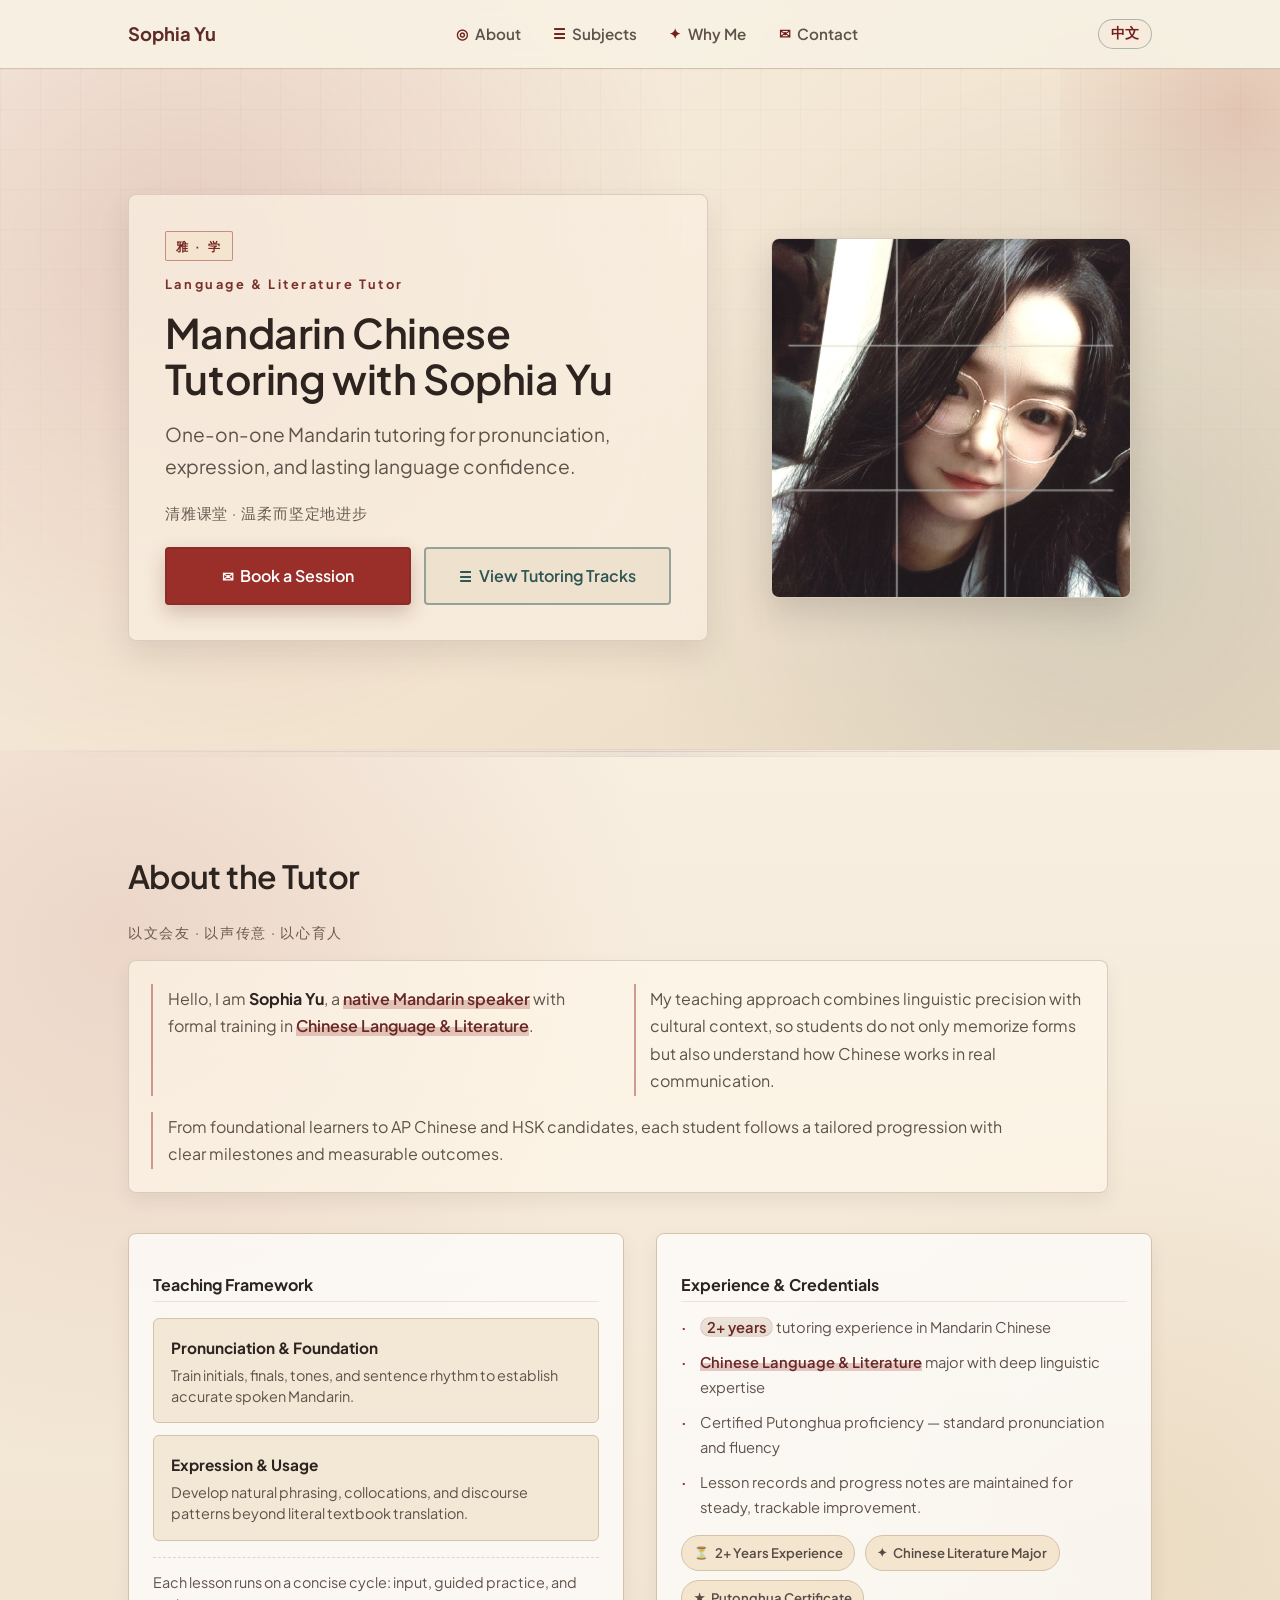
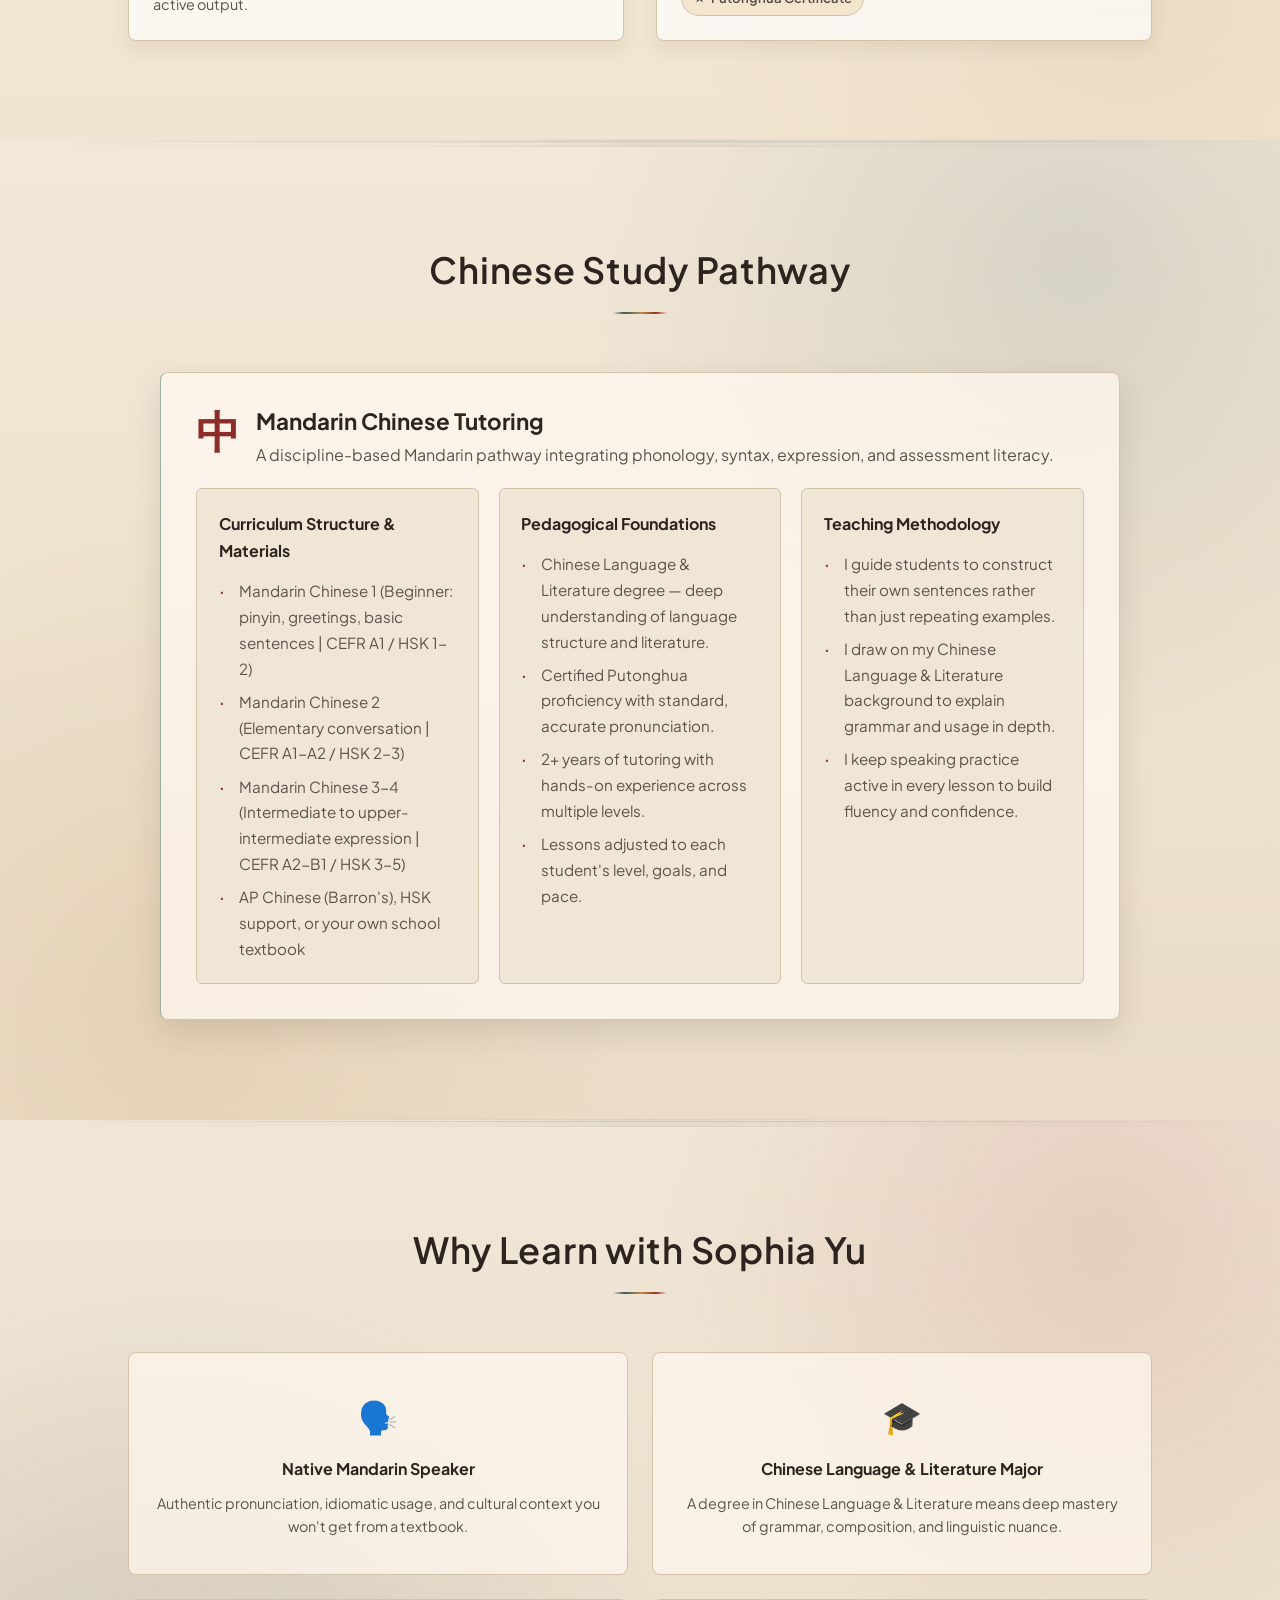
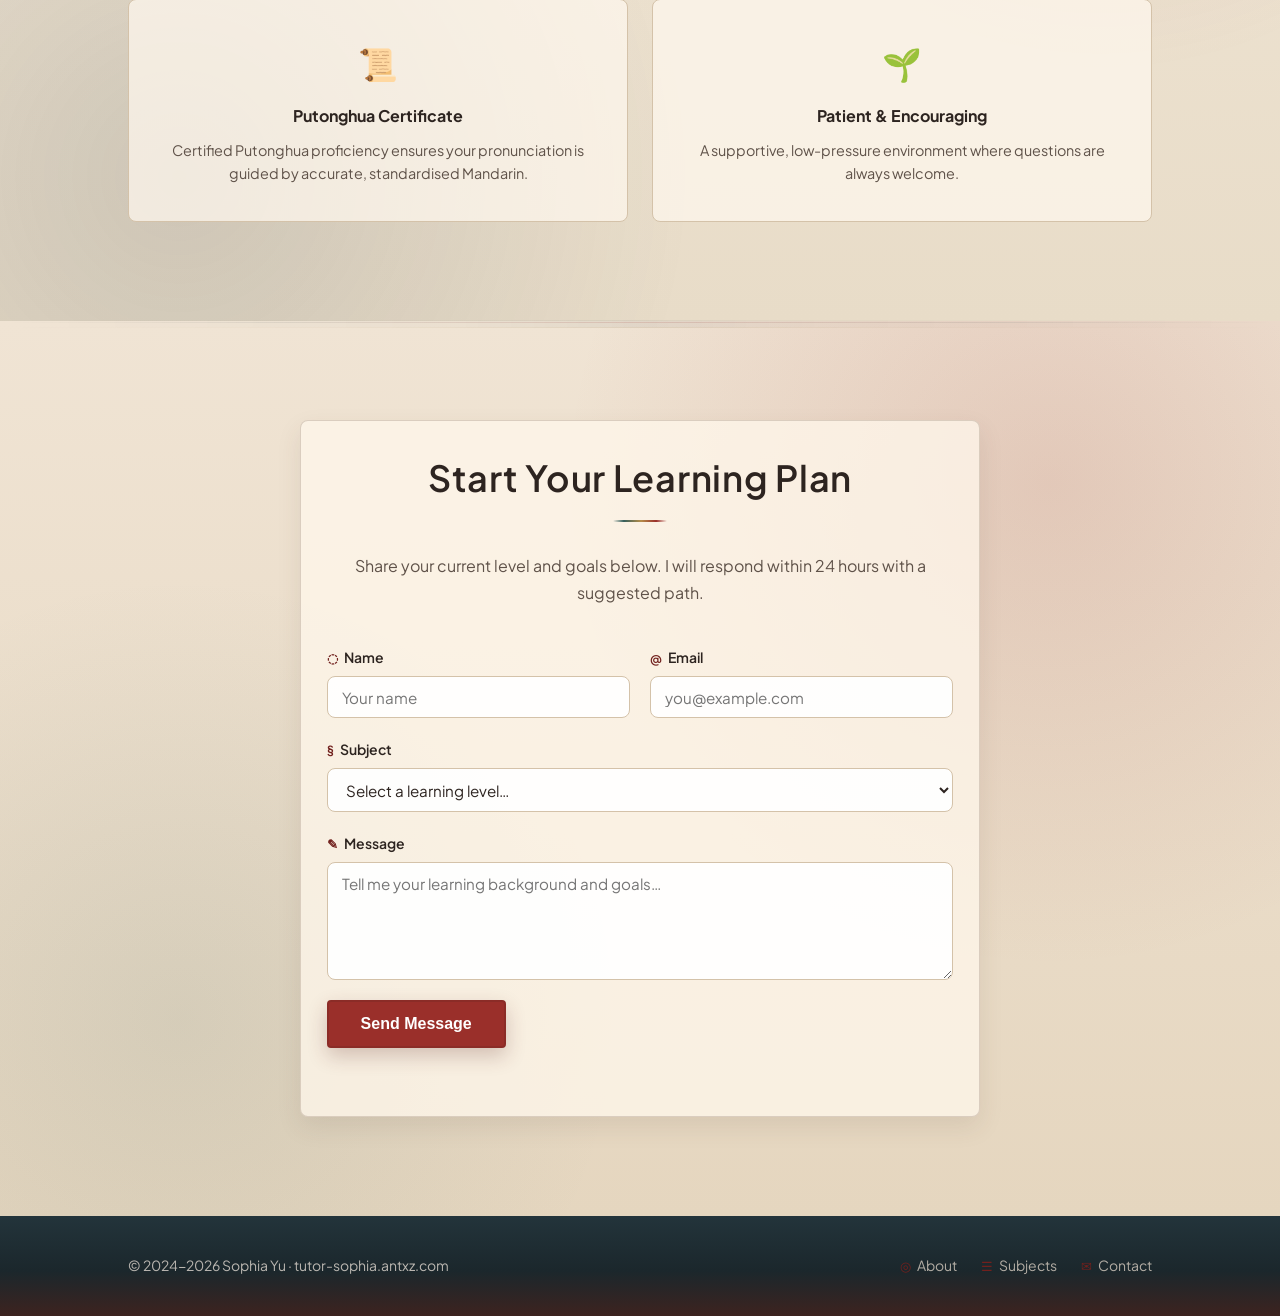
<file: index.html>
<!DOCTYPE html>
<html lang="en">
<head>
  <meta charset="UTF-8" />
  <meta name="viewport" content="width=device-width, initial-scale=1.0" />
  <title>Sophia Yu | Mandarin Chinese Tutoring</title>
  <meta name="description" content="Sophia Yu offers one-on-one Mandarin Chinese instruction with a Chinese Language &amp; Literature background, combining phonetic accuracy, expressive depth, and exam-ready structure for AP Chinese and HSK learners." />
  <link rel="icon" type="image/svg+xml" href="favicon.svg" />
  <link rel="shortcut icon" href="favicon.svg" />

  <!-- Self-hosted: Plus Jakarta Sans (no external requests) -->

  <link rel="stylesheet" href="styles.css" />
</head>
<body>

  <div data-include="partials/nav.html"></div>
  <div data-include="partials/hero.html"></div>
  <div data-include="partials/about.html"></div>
  <div data-include="partials/subjects.html"></div>
  <div data-include="partials/why.html"></div>
  <div data-include="partials/contact.html"></div>
  <div data-include="partials/footer.html"></div>

  <script type="module" src="script.js"></script>
</body>
</html>
</file>
<file: styles.css>
/* ============================================================
  styles.css  —  Sophia Tutoring Website
  Theme refresh: feminine Chinese-classical aesthetic
  ============================================================ */

/* ---------- Self-hosted Fonts ---------- */
@font-face {
  font-family: 'Plus Jakarta Sans';
  font-style: normal;
  font-weight: 400 700;
  font-display: swap;
  src: url('fonts/plus-jakarta-sans-latin-ext.woff2') format('woff2');
  unicode-range: U+0100-02BA, U+02BD-02C5, U+02C7-02CC, U+02CE-02D7, U+02DD-02FF,
                 U+0304, U+0308, U+0329, U+1D00-1DBF, U+1E00-1E9F, U+1EF2-1EFF,
                 U+2020, U+20A0-20AB, U+20AD-20C0, U+2113, U+2C60-2C7F, U+A720-A7FF;
}
@font-face {
  font-family: 'Plus Jakarta Sans';
  font-style: normal;
  font-weight: 400 700;
  font-display: swap;
  src: url('fonts/plus-jakarta-sans-latin.woff2') format('woff2');
  unicode-range: U+0000-00FF, U+0131, U+0152-0153, U+02BB-02BC, U+02C6, U+02DA,
                 U+02DC, U+0304, U+0308, U+0329, U+2000-206F, U+20AC, U+2122,
                 U+2191, U+2193, U+2212, U+2215, U+FEFF, U+FFFD;
}

/* ---------- Reset / Base ---------- */
*, *::before, *::after {
  box-sizing: border-box;
  margin: 0;
  padding: 0;
}

:root {
  --accent:       #9a2f2a;
  --accent-dark:  #71201d;
  --accent-soft:  #f3e3ca;
  --gold:         #b68d4a;
  --jade:         #355e5b;
  --ink:          #22303a;
  --bg:           #f8f0e3;
  --surface:      #f4eadb;
  --surface-alt:  #ecdfcb;
  --text:         #2d2420;
  --text-muted:   #5f5249;
  --border:       #d4c2a9;
  --radius:       10px;
  --transition:   0.25s ease;
  --shadow:       0 12px 30px rgba(58, 45, 40, 0.13);
  --font-ink:     'STKaiti', 'KaiTi', 'Kaiti SC', 'Songti SC', 'Noto Serif SC', 'SimSun', 'Times New Roman', serif;
}

html {
  scroll-behavior: smooth;
  font-size: 16px;
}

body {
  font-family: 'Plus Jakarta Sans', 'PingFang SC', 'Hiragino Sans GB', 'Microsoft YaHei', 'Noto Sans SC', sans-serif;
  background: var(--bg);
  color: var(--text);
  line-height: 1.7;
  -webkit-font-smoothing: antialiased;
  position: relative;
}

body.lang-zh .navbar-logo,
body.lang-zh .hero-eyebrow,
body.lang-zh .hero-title,
body.lang-zh .section-title,
body.lang-zh .about-intro h2,
body.lang-zh .about-card h3,
body.lang-zh .track-header h3,
body.lang-zh .why-card h3,
body.lang-zh .contact .section-title,
body.lang-zh .footer p {
  font-family: var(--font-ink);
}

body::before {
  content: '';
  position: fixed;
  inset: 0;
  pointer-events: none;
  z-index: -1;
  background:
    radial-gradient(circle at 10% 16%, rgba(154,47,42,0.13) 0%, transparent 40%),
    radial-gradient(circle at 86% 10%, rgba(53,94,91,0.12) 0%, transparent 36%),
    radial-gradient(circle at 72% 78%, rgba(182,141,74,0.12) 0%, transparent 34%),
    linear-gradient(180deg, #faf3e8 0%, #f4e8d7 44%, #ecdeca 100%);
}

/* When Chinese is active, prefer system CJK fonts (no external request needed) */
body.lang-zh {
  font-family: 'PingFang SC', 'Microsoft YaHei', 'Noto Sans SC', 'Plus Jakarta Sans', sans-serif;
}

body.menu-open {
  overflow: hidden;
}

img { max-width: 100%; display: block; }

a {
  color: inherit;
  text-decoration: none;
}

ul { list-style: none; }

/* ---------- Keyword Emphasis ---------- */
.kword {
  position: relative;
  display: inline;
  color: #692725;
  font-weight: 600;
  background-image: linear-gradient(180deg, transparent 56%, rgba(154,47,42,0.24) 56%);
  background-repeat: no-repeat;
  background-size: 100% 100%;
  animation: kwordPulse 3.4s ease-in-out infinite;
}

.kword-glow {
  background-image: linear-gradient(180deg, transparent 52%, rgba(154,47,42,0.3) 52%);
  text-shadow: 0 0 10px rgba(154,47,42,0.16);
}

.kword-pill {
  padding: 0.02em 0.38em;
  border-radius: 999px;
  background-image: linear-gradient(180deg, rgba(235,225,215,0.9) 0%, rgba(228,216,203,0.92) 100%);
  border: 1px solid rgba(127,47,56,0.16);
}


@keyframes kwordPulse {
  0%, 100% { background-size: 100% 100%; }
  50% { background-size: 100% 94%; }
}

@media (prefers-reduced-motion: reduce) {
  .kword {
    animation: none;
  }

  .hero-avatar {
    animation: none;
  }
}

/* ---------- Motion ---------- */
.reveal {
  opacity: 0;
  transform: translateY(18px);
  transition: opacity 0.55s ease, transform 0.55s ease;
}

.reveal.in-view {
  opacity: 1;
  transform: translateY(0);
}

/* ---------- Utility ---------- */
.container {
  width: 100%;
  max-width: 1080px;
  margin-inline: auto;
  padding-inline: 1.75rem;
}

.section-title {
  font-size: clamp(1.5rem, 3vw, 2.25rem);
  font-weight: 600;
  text-align: center;
  margin-bottom: 3.6rem;
  color: var(--text);
  letter-spacing: 0.02em;
}

.section-title::after {
  content: '';
  display: block;
  width: 3.4rem;
  height: 2px;
  background: linear-gradient(90deg, transparent 0%, var(--jade) 20%, var(--gold) 52%, var(--accent) 80%, transparent 100%);
  border-radius: 2px;
  margin: 0.75rem auto 0;
}

/* ---------- Buttons ---------- */
.btn {
  display: inline-block;
  padding: 0.82rem 2rem;
  border-radius: 4px;
  font-weight: 600;
  font-size: 1rem;
  cursor: pointer;
  border: 2px solid transparent;
  transition: color var(--transition), border-color var(--transition),
              transform var(--transition), box-shadow var(--transition);
}

.btn-primary {
  background-color: #9a2f2a;
  background-image: none;
  color: #fff;
  border-color: #8b2c27;
  box-shadow: 0 8px 20px rgba(90, 39, 35, 0.24);
}

.btn-primary:hover,
.btn-primary:focus-visible {
  background-color: #71201d;
  background-image: none;
  border-color: var(--accent-dark);
  transform: translateY(-2px);
  outline: none;
}

.btn-outline {
  background: rgba(236,223,203,0.72);
  color: var(--jade);
  border-color: rgba(53,94,91,0.42);
}

.btn-outline:hover,
.btn-outline:focus-visible {
  border-color: var(--accent);
  color: var(--accent-dark);
  background: rgba(243,227,202,0.7);
  transform: translateY(-2px);
  outline: none;
}

/* ---------- Icon Accents ---------- */
.hero-actions .btn,
.footer-nav a,
.contact .form-group label,
.about-badge,
.navbar-links a,
.nav-dropdown-toggle {
  display: inline-flex;
  align-items: center;
  gap: 0.38rem;
}

.hero-actions .btn {
  justify-content: center;
}

.hero-actions .btn::before,
.footer-nav a::before,
.contact .form-group label::before,
.about-badge::before,
.navbar-links a::before,
.nav-dropdown-toggle::before {
  font-size: 0.9em;
  line-height: 1;
}

.navbar-links a[href="#about"]::before,
.footer-nav a[href="#about"]::before {
  content: '◎';
  color: var(--accent-dark);
}

.navbar-links a[href="#why"]::before {
  content: '✦';
  color: var(--accent-dark);
}

.navbar-links a[href="#subjects"]::before {
  content: '☰';
  color: var(--accent-dark);
}

.navbar-links a[href="#contact"]::before,
.footer-nav a[href="#contact"]::before {
  content: '✉';
  color: var(--accent-dark);
}

.footer-nav a[href="#subjects"]::before {
  content: '☰';
  color: var(--accent-dark);
}

.nav-dropdown-menu a[href="#subjects-chinese-title"]::before {
  content: '中';
  color: var(--accent-dark);
}

.nav-dropdown-menu a[href="#subjects-math-title"]::before {
  content: 'π';
  color: var(--accent-dark);
}

.nav-dropdown-toggle::before {
  content: '☰';
  color: var(--accent-dark);
}

.hero-actions .btn-primary::before {
  content: '✉';
}

.hero-actions .hero-tracks-btn::before {
  content: '☰';
}

.contact label[for="name"]::before {
  content: '◌';
  color: var(--accent-dark);
}

.contact label[for="email"]::before {
  content: '@';
  color: var(--accent-dark);
}

.contact label[for="subject"]::before {
  content: '§';
  color: var(--accent-dark);
}

.contact label[for="message"]::before {
  content: '✎';
  color: var(--accent-dark);
}

.about-badge:nth-child(1)::before {
  content: '⏳';
}

.about-badge:nth-child(2)::before {
  content: '✦';
}

.about-badge:nth-child(3)::before {
  content: '★';
}

/* ---------- NAVBAR ---------- */
.navbar {
  position: sticky;
  top: 0;
  z-index: 100;
  background: rgba(248, 241, 227, 0.9);
  backdrop-filter: blur(10px);
  border-bottom: 1px solid var(--border);
}

.navbar-inner {
  display: flex;
  align-items: center;
  justify-content: space-between;
  height: 68px;
  gap: 1rem;
}

.navbar-logo {
  font-size: 1.15rem;
  font-weight: 700;
  color: #5f2b28;
  white-space: nowrap;
  transition: color var(--transition);
}

.navbar-logo:hover {
  color: var(--accent-dark);
}

.navbar-links {
  display: flex;
  align-items: center;
  gap: 2rem;
}

.navbar-links > a,
.nav-dropdown-toggle {
  min-height: 1.5rem;
  line-height: 1;
}

.navbar-links a {
  font-size: 0.95rem;
  font-weight: 600;
  color: var(--text-muted);
  transition: color var(--transition);
  white-space: nowrap;
}

.navbar-links a:hover,
.navbar-links a.active {
  color: var(--accent);
}

.nav-dropdown {
  position: relative;
  display: flex;
  align-items: center;
}

.nav-dropdown-toggle {
  appearance: none;
  -webkit-appearance: none;
  background: transparent;
  border: none;
  color: var(--text-muted);
  font-family: inherit;
  font-size: 0.95rem;
  font-weight: 500;
  cursor: pointer;
  transition: color var(--transition);
  padding: 0;
  margin: 0;
  line-height: 1;
}

.navbar-links a::before,
.nav-dropdown-toggle::before {
  display: inline-flex;
  align-items: center;
  justify-content: center;
  width: 0.95em;
  height: 0.95em;
  line-height: 1;
  flex: 0 0 auto;
}

.nav-dropdown-toggle:hover,
.nav-dropdown.open .nav-dropdown-toggle {
  color: var(--accent);
}

.nav-dropdown-menu {
  position: absolute;
  top: calc(100% + 12px);
  left: 0;
  min-width: 220px;
  background: #f6ecde;
  border: 1px solid var(--border);
  border-radius: 10px;
  box-shadow: 0 18px 30px rgba(110, 76, 76, 0.14);
  padding: 0.45rem;
  display: none;
  z-index: 120;
}

.nav-dropdown.open .nav-dropdown-menu,
.nav-dropdown:focus-within .nav-dropdown-menu {
  display: flex;
  flex-direction: column;
  gap: 0.2rem;
}

.nav-dropdown-menu a {
  padding: 0.5rem 0.65rem;
  border-radius: 8px;
  color: var(--text-muted);
}

.nav-dropdown-menu a:hover {
  background: var(--surface);
  color: var(--text);
}

.navbar-actions {
  display: flex;
  align-items: center;
  gap: 0.75rem;
}

.lang-toggle {
  background: rgba(246,235,220,0.92);
  border: 1.5px solid rgba(53,94,91,0.38);
  color: var(--accent-dark);
  border-radius: 999px;
  padding: 0.3rem 0.75rem;
  font-size: 0.85rem;
  font-weight: 600;
  cursor: pointer;
  transition: background var(--transition), color var(--transition);
  white-space: nowrap;
}

.lang-toggle:hover {
  background: var(--accent);
  color: #fff;
}

.hamburger {
  display: none;
  flex-direction: column;
  justify-content: center;
  gap: 5px;
  background: transparent;
  border: none;
  cursor: pointer;
  padding: 4px;
}

.hamburger span {
  display: block;
  width: 24px;
  height: 2px;
  background: var(--text);
  border-radius: 2px;
  transition: transform var(--transition), opacity var(--transition);
}

.hamburger.open span:nth-child(1) { transform: translateY(7px) rotate(45deg); }
.hamburger.open span:nth-child(2) { opacity: 0; }
.hamburger.open span:nth-child(3) { transform: translateY(-7px) rotate(-45deg); }

/* ---------- HERO ---------- */
.hero {
  background:
    radial-gradient(circle at 14% 26%, rgba(154,47,42,0.16) 0%, transparent 42%),
    radial-gradient(circle at 86% 70%, rgba(53,94,91,0.14) 0%, transparent 40%),
    linear-gradient(145deg, #f8f0e4 0%, #f2e4d0 52%, #ebdac3 100%);
  padding: 7.8rem 0 6.8rem;
  position: relative;
  overflow: hidden;
}

.hero::before {
  content: '';
  position: absolute;
  inset: 0;
  background-image:
    linear-gradient(rgba(34,48,58,0.045) 1px, transparent 1px),
    linear-gradient(90deg, rgba(34,48,58,0.045) 1px, transparent 1px);
  background-size: 40px 40px;
  mask-image: linear-gradient(to bottom, rgba(0,0,0,0.55), transparent 93%);
  pointer-events: none;
}

.hero::after {
  content: '';
  position: absolute;
  width: 360px;
  height: 360px;
  right: -140px;
  top: -140px;
  background: radial-gradient(circle, rgba(154,47,42,0.16) 0%, rgba(154,47,42,0.02) 72%, transparent 78%);
  pointer-events: none;
}

.hero-shell {
  position: relative;
  z-index: 1;
  display: grid;
  grid-template-columns: 1.18fr 0.82fr;
  gap: 2.6rem;
  align-items: center;
}

.hero-media {
  display: flex;
  justify-content: center;
  order: 2;
}

.hero-panel {
  order: 1;
  text-align: left;
  background: rgba(249,239,224,0.78);
  border: 1px solid rgba(216,203,189,0.95);
  border-radius: 8px;
  padding: clamp(2rem, 2.8vw, 2.8rem);
  box-shadow: 0 14px 30px rgba(84, 65, 59, 0.12);
}

.hero-avatar {
  width: min(100%, 360px);
  aspect-ratio: 1 / 1;
  object-fit: cover;
  border-radius: 8px;
  border: 1px solid rgba(216,203,189,0.9);
  box-shadow: 0 14px 34px rgba(64, 49, 49, 0.18);
  animation: floatAvatar 6s ease-in-out infinite;
}

@keyframes floatAvatar {
  0%, 100% { transform: translateY(0); }
  50% { transform: translateY(-6px); }
}

.hero-eyebrow {
  font-size: 0.8rem;
  font-weight: 700;
  letter-spacing: 0.2em;
  text-transform: none;
  color: #7a312c;
  margin-bottom: 0.85rem;
}

.hero-seal {
  display: inline-flex;
  align-items: center;
  justify-content: center;
  min-width: 4.2rem;
  padding: 0.22rem 0.62rem;
  border-radius: 2px;
  margin-bottom: 0.8rem;
  border: 1px solid rgba(154,47,42,0.48);
  color: #7a2925;
  background: rgba(243,227,202,0.6);
  font-size: 0.78rem;
  letter-spacing: 0.22em;
  font-weight: 700;
}

.hero-title {
  font-size: clamp(1.65rem, 3.2vw, 2.55rem);
  font-weight: 600;
  line-height: 1.14;
  letter-spacing: -0.01em;
  color: var(--text);
  margin-bottom: 0.95rem;
}

.hero-tagline {
  font-size: clamp(1rem, 1.65vw, 1.2rem);
  color: var(--text-muted);
  max-width: 58ch;
  margin-bottom: 1.45rem;
}

.hero-note {
  margin-top: -0.35rem;
  margin-bottom: 1.35rem;
  font-size: 0.92rem;
  color: #6d5c54;
  letter-spacing: 0.06em;
}

.hero-actions {
  display: grid;
  grid-template-columns: repeat(2, minmax(170px, 1fr));
  gap: 0.8rem;
  max-width: 520px;
  width: 100%;
}

.hero-actions .btn {
  min-width: 0;
  width: 100%;
  text-align: center;
  white-space: nowrap;
}

/* ---------- Section Transitions ---------- */
.about,
.subjects,
.why,
.contact {
  position: relative;
  isolation: isolate;
}

.about::before,
.subjects::before,
.why::before,
.contact::before {
  content: none;
}

.about::after,
.subjects::after,
.why::after,
.contact::after {
  content: '';
  position: absolute;
  top: -1px;
  left: 0;
  right: 0;
  height: 12px;
  background:
    linear-gradient(90deg, transparent 0%, rgba(34,48,58,0.12) 22%, rgba(154,47,42,0.22) 50%, rgba(34,48,58,0.12) 78%, transparent 100%),
    linear-gradient(90deg, transparent 0%, rgba(182,141,74,0.06) 30%, rgba(182,141,74,0.15) 50%, rgba(182,141,74,0.06) 70%, transparent 100%),
    linear-gradient(90deg, transparent 0%, rgba(34,48,58,0.04) 36%, rgba(34,48,58,0.1) 50%, rgba(34,48,58,0.04) 64%, transparent 100%);
  background-repeat: no-repeat;
  background-size: 100% 1px, 100% 1px, 100% 8px;
  background-position: 0 2px, 0 7px, 0 0;
  opacity: 0.68;
  pointer-events: none;
}

.hero-tracks-btn {
  border-color: rgba(53,94,91,0.48);
  color: #2e5553;
  background: rgba(236,223,203,0.8);
  box-shadow: none;
}

.hero-tracks-btn:hover,
.hero-tracks-btn:focus-visible {
  background: rgba(227,211,189,0.88);
  color: #204443;
  border-color: var(--jade);
}

/* ---------- ABOUT ---------- */
.about {
  padding: 6.2rem 0;
  background:
    radial-gradient(circle at 9% 18%, rgba(154,47,42,0.12) 0%, transparent 38%),
    radial-gradient(circle at 88% 80%, rgba(182,141,74,0.12) 0%, transparent 32%),
    linear-gradient(180deg, #f8efe1 0%, #f1e4d0 100%);
}

.about-wrap {
  display: grid;
  grid-template-columns: 1fr;
  gap: 1.6rem;
}

.about-intro h2 {
  font-size: clamp(1.5rem, 3vw, 2rem);
  font-weight: 600;
  margin-bottom: 1.4rem;
  letter-spacing: -0.02em;
}

.about-poem {
  margin-top: -0.4rem;
  margin-bottom: 1rem;
  color: #6e5950;
  letter-spacing: 0.12em;
  font-size: 0.9rem;
}

.about-story-grid {
  display: grid;
  grid-template-columns: repeat(2, minmax(0, 1fr));
  gap: 1rem 2rem;
  max-width: 980px;
  padding: 1.4rem;
  border-radius: 8px;
  background: rgba(255,248,236,0.62);
  border: 1px solid rgba(216,203,189,0.95);
  box-shadow: 0 8px 18px rgba(72, 56, 50, 0.08);
}

.about-story-grid p {
  color: var(--text-muted);
  margin-bottom: 0;
  padding: 0.1rem 0 0.1rem 0.9rem;
  border-left: 2px solid rgba(154,47,42,0.45);
}

.about-story-grid p:nth-child(3) {
  grid-column: 1 / -1;
  max-width: 72ch;
}

.about-story-grid p strong {
  color: var(--text);
}

.about-details {
  display: grid;
  grid-template-columns: repeat(2, minmax(0, 1fr));
  align-items: stretch;
  gap: 2rem;
  padding-top: 0.9rem;
}

.about-card {
  background: rgba(255,255,255,0.72);
  border: 1px solid var(--border);
  border-radius: 8px;
  padding: 1.5rem;
  box-shadow: 0 8px 18px rgba(74, 57, 51, 0.08);
  min-height: 360px;
  display: flex;
  flex-direction: column;
}

.about-card h3 {
  font-size: 1rem;
  margin-bottom: 0.8rem;
  min-height: 2.8rem;
  display: flex;
  align-items: flex-end;
  padding-bottom: 0.2rem;
  border-bottom: 1px solid rgba(154,47,42,0.12);
}

.about-focus-grid {
  display: grid;
  grid-template-columns: 1fr;
  gap: 0.75rem;
  margin-top: 0.15rem;
  flex: 1;
}

.about-focus-item {
  background: #f3e7d6;
  border: 1px solid var(--border);
  border-radius: 6px;
  padding: 1rem 1.05rem;
}

.about-focus-item h4 {
  font-size: 0.96rem;
  margin-bottom: 0.25rem;
}

.about-focus-item p {
  font-size: 0.9rem;
  color: var(--text-muted);
  line-height: 1.45;
}

.about-focus-note {
  margin-top: 1rem;
  padding-top: 0.8rem;
  border-top: 1px dashed rgba(154,47,42,0.2);
  color: #5f5249;
  font-size: 0.9rem;
  line-height: 1.55;
}

.about-highlights {
  display: flex;
  flex-direction: column;
  gap: 0.5rem;
  margin-bottom: 0.85rem;
}

.about-highlights li {
  padding-left: 1.2rem;
  position: relative;
  color: var(--text-muted);
  font-size: 0.92rem;
  overflow-wrap: anywhere;
}

.about-highlights li + li {
  margin-top: 0.12rem;
}

.about-highlights li::before {
  content: '·';
  position: absolute;
  left: 0;
  color: #9a2f2a;
  font-weight: 700;
}

.about-badges {
  display: flex;
  flex-wrap: wrap;
  gap: 0.6rem;
  margin-top: auto;
}

.about-badge {
  display: inline-flex;
  align-items: center;
  padding: 0.35rem 0.72rem;
  border-radius: 999px;
  background: rgba(243,227,202,0.88);
  border: 1px solid var(--border);
  color: #574b46;
  font-size: 0.82rem;
  font-weight: 600;
}

/* ---------- SUBJECTS ---------- */
.subjects {
  padding: 6.2rem 0;
  background:
    radial-gradient(circle at 84% 12%, rgba(53,94,91,0.14) 0%, transparent 36%),
    radial-gradient(circle at 14% 84%, rgba(182,141,74,0.14) 0%, transparent 34%),
    linear-gradient(180deg, #f3e8d8 0%, #eadcc6 100%);
}

.tracks-wrap {
  max-width: 960px;
  margin-inline: auto;
  display: flex;
  flex-direction: column;
  gap: 1.5rem;
}

.track-card {
  background: rgba(255,249,240,0.75);
  border: 1px solid var(--border);
  border-radius: 8px;
  padding: 2.2rem;
  box-shadow: var(--shadow);
  border-left: 1px solid rgba(53,94,91,0.46);
}

.track-header {
  display: grid;
  grid-template-columns: auto 1fr;
  gap: 1rem;
  align-items: start;
  margin-bottom: 1.2rem;
}

.track-header h3 {
  font-size: 1.4rem;
  line-height: 1.2;
  margin-bottom: 0.4rem;
}

#subjects-chinese-title,
#subjects-math-title {
  scroll-margin-top: 86px;
}

.track-header p {
  color: var(--text-muted);
}

.track-grid {
  display: grid;
  grid-template-columns: repeat(2, 1fr);
  gap: 1.25rem;
  min-width: 0;
}

.track-grid.single-column {
  grid-template-columns: 1fr;
}

.track-grid.three-column {
  grid-template-columns: repeat(3, 1fr);
}

.track-column {
  background: rgba(240,229,212,0.88);
  border: 1px solid var(--border);
  border-radius: 6px;
  padding: 1.35rem;
  min-width: 0;
}

.track-column h4 {
  font-size: 1rem;
  margin-bottom: 0.85rem;
  overflow-wrap: anywhere;
}

.track-column ul {
  display: flex;
  flex-direction: column;
  gap: 0.45rem;
}

.track-column ul li {
  padding-left: 1.25rem;
  position: relative;
  color: var(--text-muted);
  font-size: 0.95rem;
  overflow-wrap: anywhere;
  word-break: break-word;
}

.track-column ul li::before {
  content: '·';
  position: absolute;
  left: 0;
  color: #9a2f2a;
  font-weight: 700;
}

.subject-icon {
  font-size: 2.75rem;
  font-weight: 700;
  color: #8d2d29;
  margin-bottom: 1rem;
  line-height: 1;
}

.subject-card h3 {
  font-size: 1.2rem;
  font-weight: 700;
  margin-bottom: 1.25rem;
  color: var(--text);
}

.subject-card ul {
  display: flex;
  flex-direction: column;
  gap: 0.5rem;
  text-align: left;
}

.subject-card ul li {
  padding-left: 1.25rem;
  position: relative;
  color: var(--text-muted);
  font-size: 0.95rem;
}

.subject-card ul li::before {
  content: '–';
  position: absolute;
  left: 0;
  color: var(--accent);
  font-weight: 700;
}

/* ---------- WHY CHOOSE ME ---------- */
.why {
  padding: 6.2rem 0;
  background:
    radial-gradient(circle at 14% 82%, rgba(34,48,58,0.14) 0%, transparent 40%),
    radial-gradient(circle at 86% 14%, rgba(154,47,42,0.13) 0%, transparent 34%),
    linear-gradient(180deg, #f1e7d7 0%, #e8dcc8 100%);
}

.why-grid {
  display: grid;
  grid-template-columns: repeat(2, 1fr);
  gap: 1.5rem;
}

.why-card {
  background: rgba(255,249,239,0.72);
  border: 1px solid var(--border);
  border-radius: 8px;
  padding: 2.25rem 1.65rem;
  text-align: center;
  transition: transform var(--transition), box-shadow var(--transition);
}

.why-card:hover {
  transform: translateY(-2px);
  box-shadow: var(--shadow);
}

.why-icon {
  font-size: 2rem;
  margin-bottom: 0.75rem;
}

.why-card h3 {
  font-size: 1rem;
  font-weight: 700;
  margin-bottom: 0.6rem;
  color: var(--text);
}

.why-card p {
  font-size: 0.9rem;
  color: var(--text-muted);
  line-height: 1.6;
}

/* ---------- CONTACT ---------- */
.contact {
  padding: 6.2rem 0;
  background:
    radial-gradient(circle at 82% 18%, rgba(154,47,42,0.14) 0%, transparent 38%),
    radial-gradient(circle at 14% 78%, rgba(53,94,91,0.1) 0%, transparent 34%),
    linear-gradient(180deg, #f0e4d4 0%, #e5d6bf 100%);
}

.contact-wrap {
  max-width: 680px;
  background: rgba(255,248,236,0.76);
  border: 1px solid rgba(216,203,189,0.95);
  border-radius: 8px;
  padding: clamp(1.25rem, 2vw, 2rem);
  box-shadow: 0 10px 24px rgba(74, 58, 52, 0.1);
}

.contact-sub {
  text-align: center;
  color: var(--text-muted);
  margin-top: -1.75rem;
  margin-bottom: 2.5rem;
}

.contact-form {
  display: flex;
  flex-direction: column;
  gap: 1.25rem;
}

.form-honeypot {
  position: absolute;
  left: -9999px;
  width: 1px;
  height: 1px;
  overflow: hidden;
}

.form-row {
  display: grid;
  grid-template-columns: 1fr 1fr;
  gap: 1.25rem;
}

.form-group {
  display: flex;
  flex-direction: column;
  gap: 0.4rem;
}

.form-group label {
  font-size: 0.875rem;
  font-weight: 600;
  color: var(--text);
}

.form-group input,
.form-group select,
.form-group textarea {
  font-family: inherit;
  font-size: 0.95rem;
  padding: 0.65rem 0.9rem;
  border: 1.5px solid var(--border);
  border-radius: 8px;
  background: rgba(255,255,255,0.92);
  color: var(--text);
  transition: border-color var(--transition), box-shadow var(--transition);
  outline: none;
}

.form-group input:focus,
.form-group select:focus,
.form-group textarea:focus {
  border-color: var(--accent);
  box-shadow: 0 0 0 3px rgba(154,47,42,0.15);
}

.form-group textarea { resize: vertical; }

.contact-form .btn { align-self: flex-start; }

.contact-form .btn:disabled {
  opacity: 0.72;
  cursor: not-allowed;
  transform: none;
}

.contact-status {
  min-height: 1.35rem;
  font-size: 0.9rem;
  line-height: 1.4;
}

.contact-status.is-success {
  color: #176a37;
}

.contact-status.is-error {
  color: #9f2525;
}

.contact-status.is-info {
  color: var(--text-muted);
}

/* ---------- FOOTER ---------- */
.footer {
  background: linear-gradient(180deg, #23343b 0%, #1b272c 55%, #3d231f 100%);
  color: rgba(241,232,222,0.74);
  padding: 2.4rem 0;
}

.footer-inner {
  display: flex;
  align-items: center;
  justify-content: space-between;
  gap: 1rem;
  flex-wrap: wrap;
}

.footer p { font-size: 0.875rem; }

.footer-nav {
  display: flex;
  gap: 1.5rem;
}

.footer-nav a {
  font-size: 0.875rem;
  color: rgba(232,220,207,0.74);
  transition: color var(--transition);
}

.footer-nav a:hover { color: var(--accent); }

/* ============================================================
   RESPONSIVE — Tablet (≤ 900px)
   ============================================================ */
@media (max-width: 900px) {
  .why-grid {
    grid-template-columns: repeat(2, 1fr);
  }

  .hero-shell {
    grid-template-columns: 1fr;
    gap: 1.3rem;
  }

  .hero-media {
    justify-content: center;
    order: 1;
  }

  .hero-panel {
    order: 2;
    text-align: center;
    padding: 1.3rem 1.1rem;
  }

  .hero-avatar {
    width: min(100%, 300px);
  }

  .hero-actions {
    grid-template-columns: repeat(2, minmax(0, 1fr));
    justify-content: center;
    margin-inline: auto;
    max-width: 520px;
  }

  .about-story-grid {
    grid-template-columns: 1fr;
  }

  .about-story-grid p:nth-child(3) {
    grid-column: auto;
    max-width: none;
  }

  .track-grid {
    grid-template-columns: 1fr;
  }

  .about-details {
    grid-template-columns: 1fr;
  }

  .about-card {
    min-height: 0;
  }

  .about-card h3 {
    min-height: 0;
    border-bottom: 0;
    padding-bottom: 0;
  }
}

/* ============================================================
   RESPONSIVE — Mobile (≤ 640px)
   ============================================================ */
@media (max-width: 640px) {
  /* Navbar: full-screen centered overlay */
  .navbar-links {
    display: flex;
    position: absolute;
    top: 68px;
    left: 0;
    right: 0;
    min-height: calc(100dvh - 68px);
    background: var(--bg);
    flex-direction: column;
    align-items: center;
    justify-content: center;
    gap: 2rem;
    z-index: 99;
    opacity: 0;
    transform: translateY(-12px);
    transition: opacity 0.25s ease, transform 0.25s ease;
    pointer-events: none;
    visibility: hidden;
    overflow-y: auto;
  }

  .navbar-links.open {
    opacity: 1;
    transform: translateY(0);
    pointer-events: auto;
    visibility: visible;
  }

  .navbar-links a {
    font-size: 1.25rem;
    font-weight: 600;
    color: var(--text);
    text-align: center;
  }

  .navbar-links > a,
  .navbar-links > .nav-dropdown {
    opacity: 0;
    transform: translateY(10px);
    transition: opacity 0.24s ease, transform 0.24s ease;
  }

  .navbar-links.open > a,
  .navbar-links.open > .nav-dropdown {
    opacity: 1;
    transform: translateY(0);
  }

  .navbar-links.open > *:nth-child(1) { transition-delay: 0.03s; }
  .navbar-links.open > *:nth-child(2) { transition-delay: 0.07s; }
  .navbar-links.open > *:nth-child(3) { transition-delay: 0.11s; }
  .navbar-links.open > *:nth-child(4) { transition-delay: 0.15s; }

  .nav-dropdown {
    flex-direction: column;
    align-items: center;
  }

  .nav-dropdown-toggle {
    font-size: 1.25rem;
    font-weight: 600;
    color: var(--text);
    text-align: center;
    width: auto;
  }

  .nav-dropdown-menu {
    position: static;
    min-width: 0;
    box-shadow: none;
    border: 0;
    border-radius: 0;
    background: transparent;
    padding: 0.5rem 0 0.2rem;
    display: flex;
    flex-direction: column;
    align-items: center;
    gap: 0.75rem;
    max-height: 0;
    opacity: 0;
    overflow: hidden;
    pointer-events: none;
    transform: translateY(-6px);
    transition: max-height 0.28s ease, opacity 0.22s ease, transform 0.22s ease;
  }

  .nav-dropdown.open .nav-dropdown-menu {
    max-height: 180px;
    opacity: 1;
    transform: translateY(0);
    pointer-events: auto;
  }

  .nav-dropdown-menu a {
    padding: 0.2rem 0;
    border-radius: 0;
    font-size: 1rem;
    text-align: center;
    color: var(--text-muted);
  }

  .nav-dropdown-menu a:hover {
    background: transparent;
    color: var(--accent);
  }

  .hamburger { display: flex; z-index: 100; }

  /* Hero */
  .hero { padding: 5rem 0 4rem; }

  .hero-title {
    font-size: 1.5rem;
    line-height: 1.2;
  }

  .hero-tagline {
    overflow-wrap: anywhere;
    word-break: break-word;
  }

  .hero-actions {
    display: flex;
    width: 100%;
    flex-direction: column;
  }

  .hero-panel {
    border-radius: 12px;
  }

  .hero-actions .btn {
    width: 100%;
    min-width: 0;
  }

  .about-story-grid p {
    padding: 0.75rem;
    border: 1px solid var(--border);
    border-left: 2px solid rgba(127,47,56,0.32);
    border-radius: 8px;
    background: rgba(255,255,255,0.8);
  }

  .tracks-wrap,
  .track-card,
  .track-grid,
  .track-column {
    min-width: 0;
  }

  .track-grid.three-column {
    display: flex;
    flex-direction: column;
    gap: 0.85rem;
  }

  .track-column {
    padding: 0.95rem;
  }

  .track-column ul li {
    font-size: 0.9rem;
  }

  .track-card {
    padding: 1.25rem;
  }

  .track-header {
    grid-template-columns: 1fr;
    text-align: left;
  }

  /* Why: single column */
  .why-grid {
    grid-template-columns: 1fr;
  }

  /* Contact form row: single column */
  .form-row {
    grid-template-columns: 1fr;
  }

  /* Footer */
  .footer-inner {
    flex-direction: column;
    text-align: center;
  }

  .footer-nav { justify-content: center; }

  .hero-actions .btn::before,
  .footer-nav a::before,
  .contact .form-group label::before,
  .about-badge::before,
  .navbar-links a::before,
  .nav-dropdown-toggle::before {
    width: 1.05rem;
    text-align: center;
  }
}
</file>
